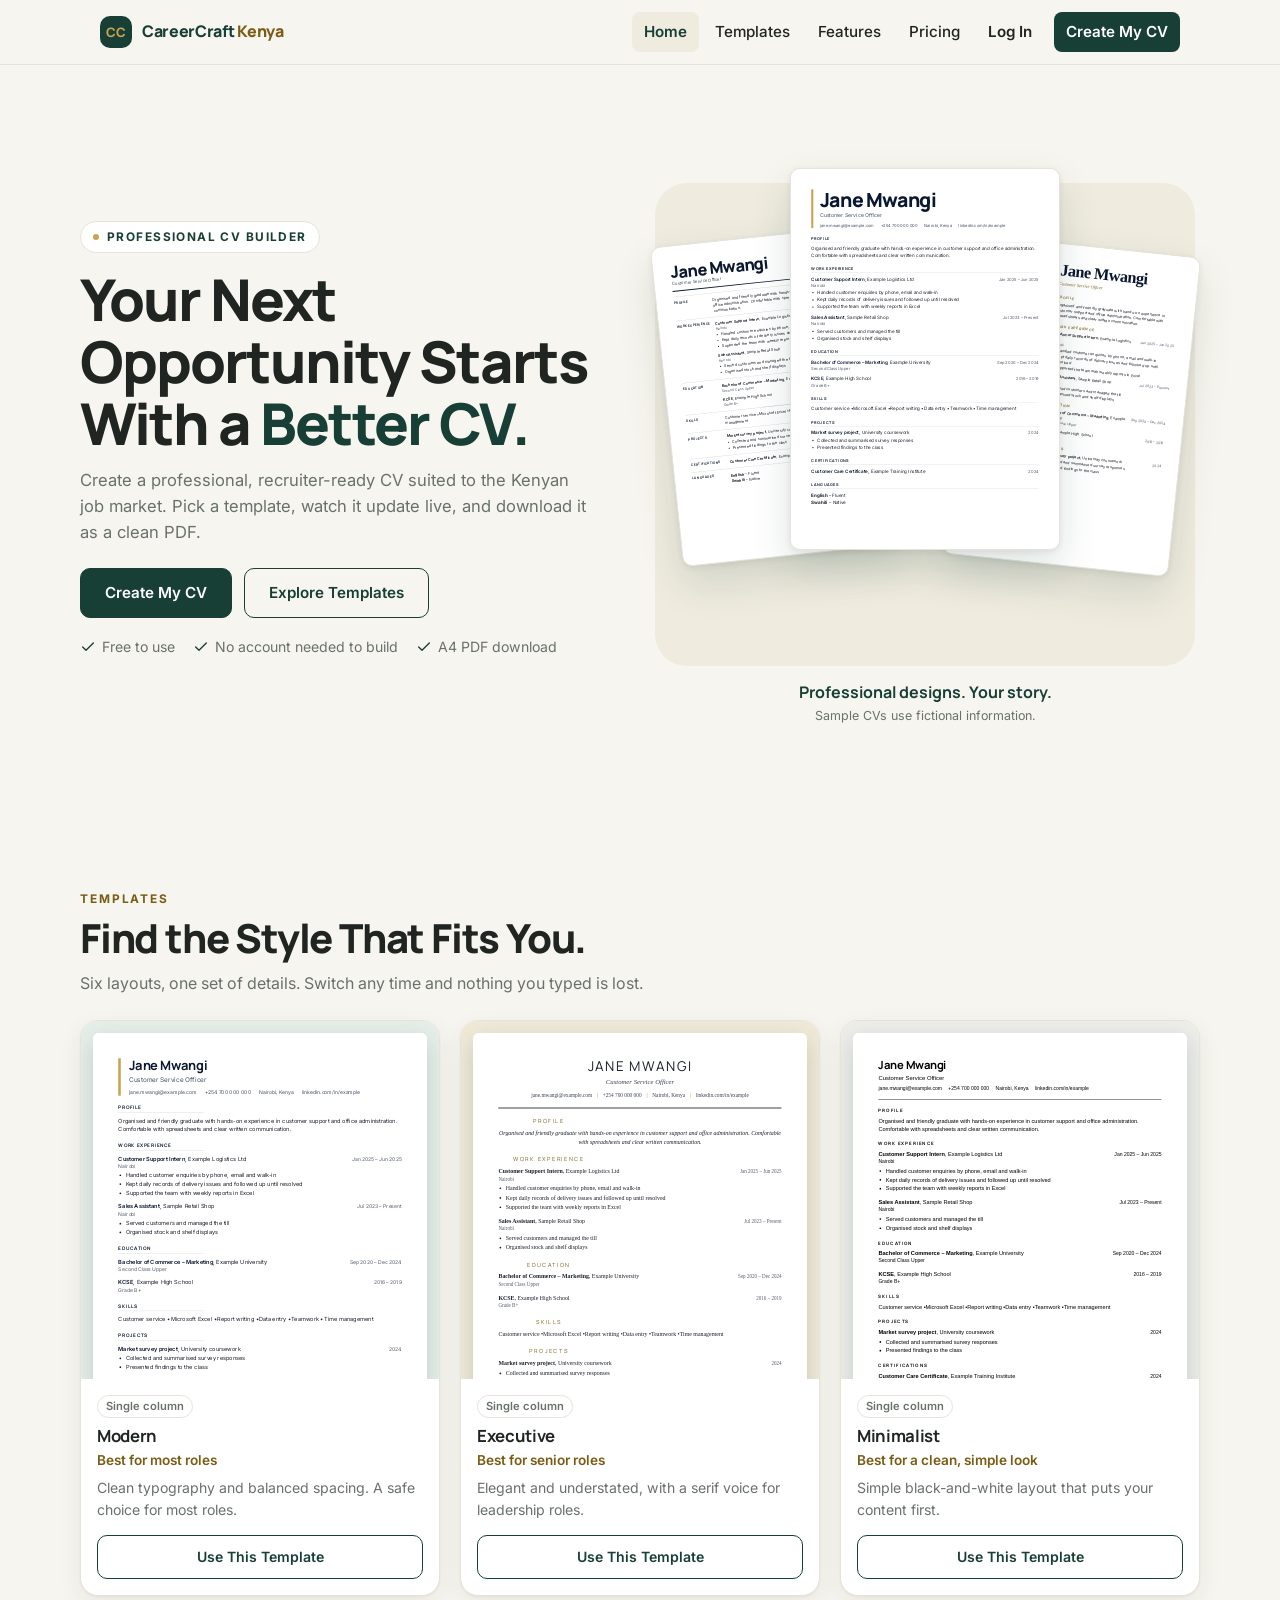
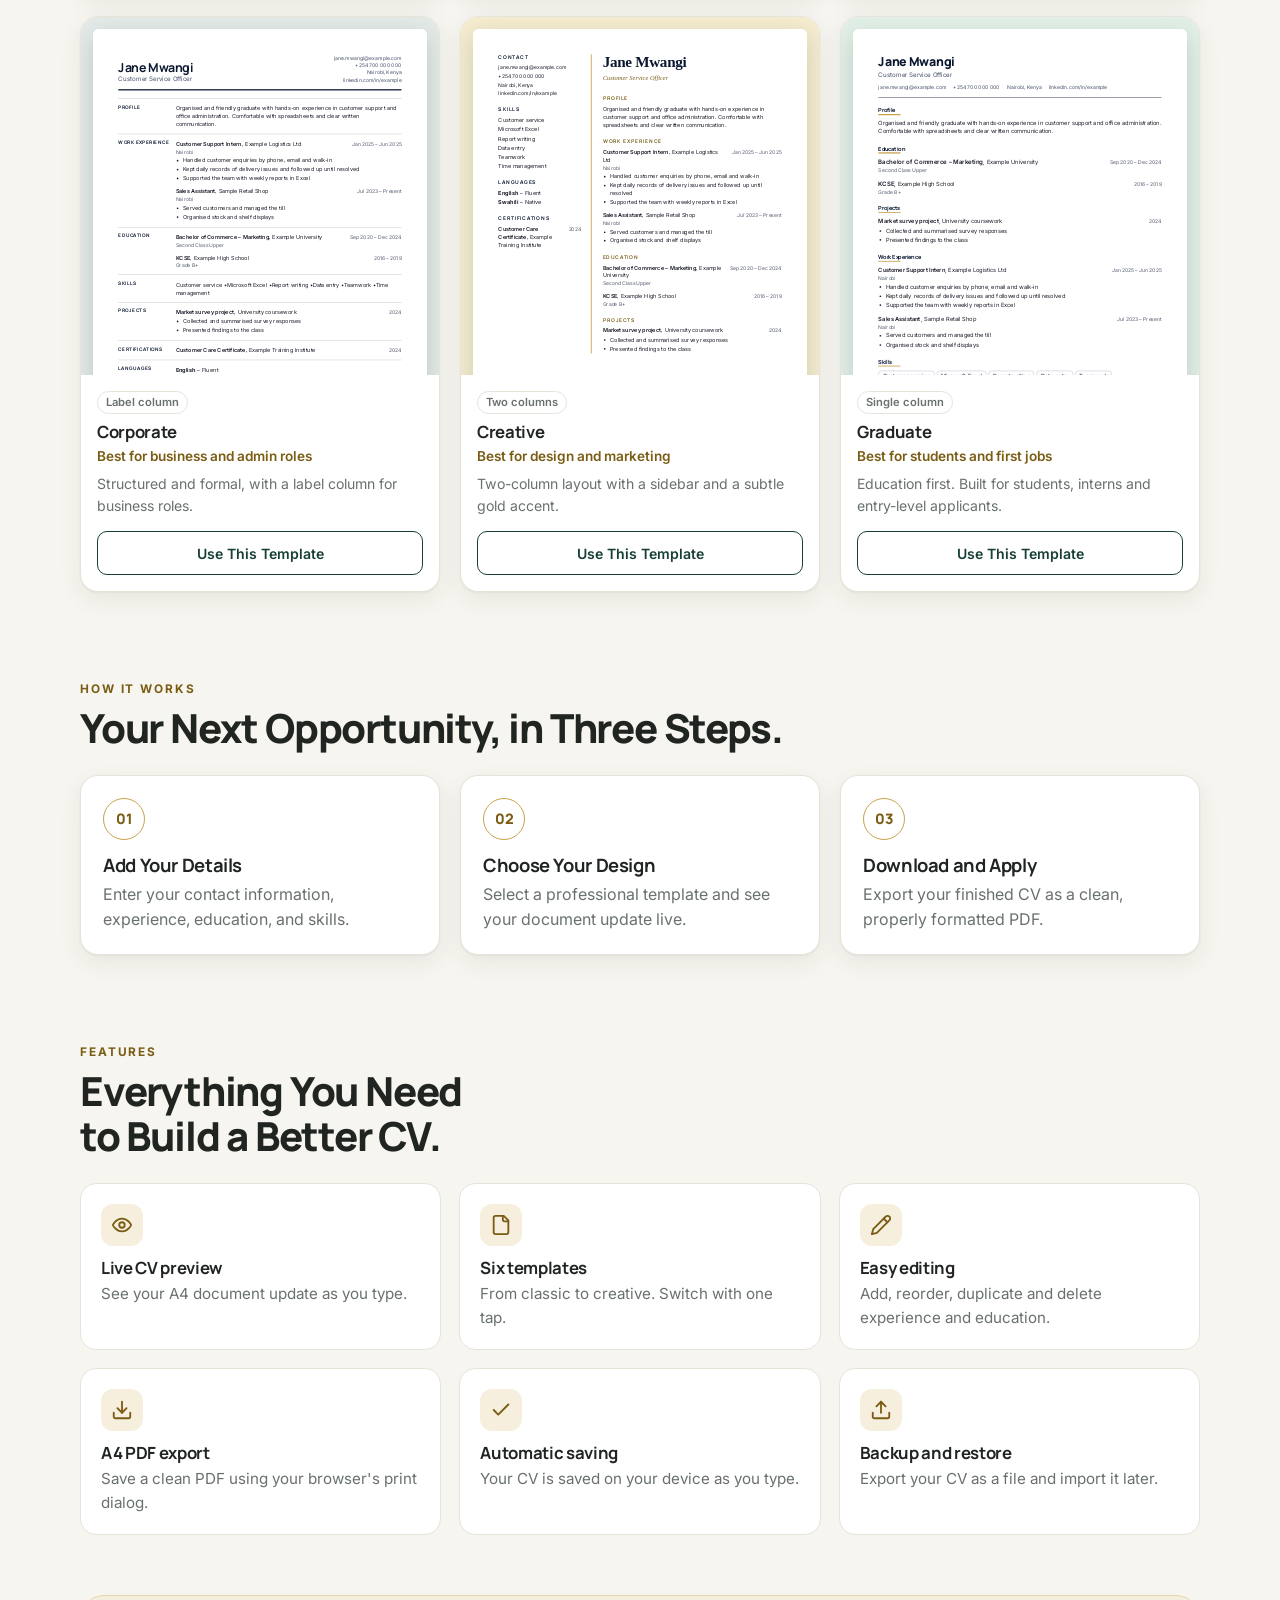
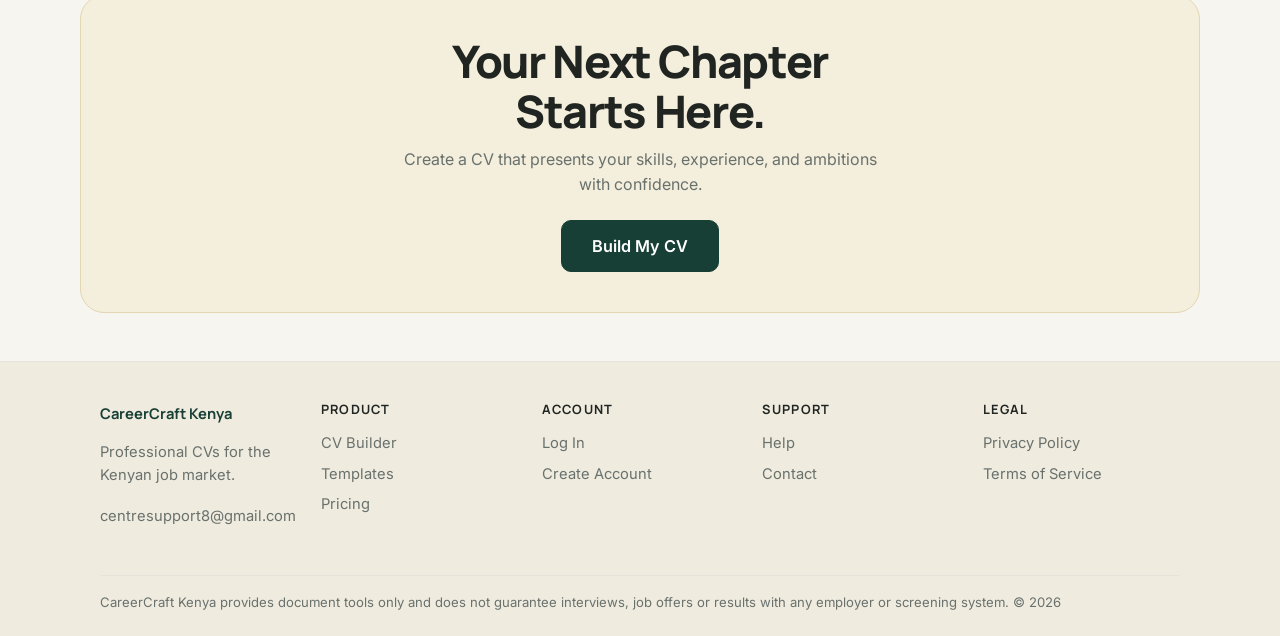
<file: index.html>
<!doctype html>
<html lang="en">
<head>
<meta charset="utf-8">
<meta name="viewport" content="width=device-width,initial-scale=1">
<title>CareerCraft Kenya – Your Next Opportunity Starts With a Better CV</title>
<meta name="description" content="Create a professional, recruiter-ready CV suited to the Kenyan job market. Six templates, live preview and PDF download.">
<meta property="og:title" content="CareerCraft Kenya – Your Next Opportunity Starts With a Better CV">
<meta property="og:description" content="Create a professional CV in minutes and download it as a clean A4 PDF.">
<meta property="og:type" content="website">
<link rel="stylesheet" href="style.css">
<link rel="stylesheet" href="theme.css">
<link rel="stylesheet" href="docs.css">
<link rel="stylesheet" href="home.css">
</head>
<body>
<a class="skip" href="#main">Skip to content</a>
<div id="site-header"></div>
<main id="main">

<section class="hero2" aria-labelledby="heroT">
 <div class="hero2-in">
  <div>
   <p class="pill">Professional CV builder</p>
   <h1 id="heroT">Your Next Opportunity Starts With a <span>Better CV.</span></h1>
   <p class="sub">Create a professional, recruiter-ready CV suited to the Kenyan job market. Pick a template, watch it update live, and download it as a clean PDF.</p>
   <div class="acts">
    <a class="btn btn-primary" href="cv.html">Create My CV</a>
    <a class="btn btn-ghost" href="templates.html">Explore Templates</a>
   </div>
   <ul class="assure">
    <li><span data-icon="check" data-size="16"></span>Free to use</li>
    <li><span data-icon="check" data-size="16"></span>No account needed to build</li>
    <li><span data-icon="check" data-size="16"></span>A4 PDF download</li>
   </ul>
  </div>
  <div>
   <div class="show" aria-hidden="true">
    <div class="thumb d1" data-tpl="corporate"></div>
    <div class="thumb d3" data-tpl="creative"></div>
    <div class="thumb d2" data-tpl="modern"></div>
   </div>
   <p class="show-cap">Professional designs. Your story.<small>Sample CVs use fictional information.</small></p>
  </div>
 </div>
</section>

<section class="sx" id="templates" aria-labelledby="tplT">
 <p class="eb">Templates</p>
 <h2 id="tplT">Find the Style That Fits You.</h2>
 <p class="lead2">Six layouts, one set of details. Switch any time and nothing you typed is lost.</p>
 <div class="tgrid" id="tplGrid"></div>
</section>

<section class="sx" aria-labelledby="howT">
 <p class="eb">How it works</p>
 <h2 id="howT">Your Next Opportunity, in Three Steps.</h2>
 <div class="how">
  <article class="hw"><span class="hw-n">01</span><h3>Add Your Details</h3><p>Enter your contact information, experience, education, and skills.</p></article>
  <article class="hw"><span class="hw-n">02</span><h3>Choose Your Design</h3><p>Select a professional template and see your document update live.</p></article>
  <article class="hw"><span class="hw-n">03</span><h3>Download and Apply</h3><p>Export your finished CV as a clean, properly formatted PDF.</p></article>
 </div>
</section>

<section class="sx" id="features" aria-labelledby="featT">
 <p class="eb">Features</p>
 <h2 id="featT">Everything You Need to Build a Better CV.</h2>
 <div class="fgrid">
  <article class="ft"><span class="ft-i" data-icon="eye"></span><h3>Live CV preview</h3><p>See your A4 document update as you type.</p></article>
  <article class="ft"><span class="ft-i" data-icon="file"></span><h3>Six templates</h3><p>From classic to creative. Switch with one tap.</p></article>
  <article class="ft"><span class="ft-i" data-icon="pencil"></span><h3>Easy editing</h3><p>Add, reorder, duplicate and delete experience and education.</p></article>
  <article class="ft"><span class="ft-i" data-icon="download"></span><h3>A4 PDF export</h3><p>Save a clean PDF using your browser's print dialog.</p></article>
  <article class="ft"><span class="ft-i" data-icon="check"></span><h3>Automatic saving</h3><p>Your CV is saved on your device as you type.</p></article>
  <article class="ft"><span class="ft-i" data-icon="upload"></span><h3>Backup and restore</h3><p>Export your CV as a file and import it later.</p></article>
 </div>
</section>

<section class="endcta" aria-labelledby="endT">
 <div class="endcta-in">
  <h2 id="endT">Your Next Chapter Starts Here.</h2>
  <p>Create a CV that presents your skills, experience, and ambitions with confidence.</p>
  <a class="btn btn-primary" href="cv.html">Build My CV</a>
 </div>
</section>
</main>
<div id="site-footer"></div>

<script src="config.js"></script>
<script src="site.js"></script>
<script src="cvrender.js"></script>
<script>
(function(){
 var META={
  modern:['Best for most roles','Single column'],
  executive:['Best for senior roles','Single column'],
  minimalist:['Best for a clean, simple look','Single column'],
  corporate:['Best for business and admin roles','Label column'],
  creative:['Best for design and marketing','Two columns'],
  graduate:['Best for students and first jobs','Single column']
 };
 document.getElementById('tplGrid').innerHTML=CC.TEMPLATES.map(function(t){
  var m=META[t.key],u='cv.html?template='+t.key;
  return '<article class="tc tc-'+t.key+'">'
   +'<a class="tc-thumb" href="'+u+'" aria-label="Use the '+t.name+' template"><div class="thumb" data-tpl="'+t.key+'"></div></a>'
   +'<div class="tc-body"><span class="tc-tag">'+m[1]+'</span><h3>'+t.name+'</h3><p class="tc-for">'+m[0]+'</p>'
   +'<p class="tc-desc">'+CC.esc(t.desc)+'</p>'
   +'<a class="btn" href="'+u+'">Use This Template</a></div></article>';
 }).join('');
 document.querySelectorAll('[data-icon]').forEach(function(e){e.innerHTML=CCIcon(e.dataset.icon,+e.dataset.size||22);});
 CC.thumbs();
 window.addEventListener('load',function(){CC.thumbs();});
})();
</script>
</body>
</html>
</file>
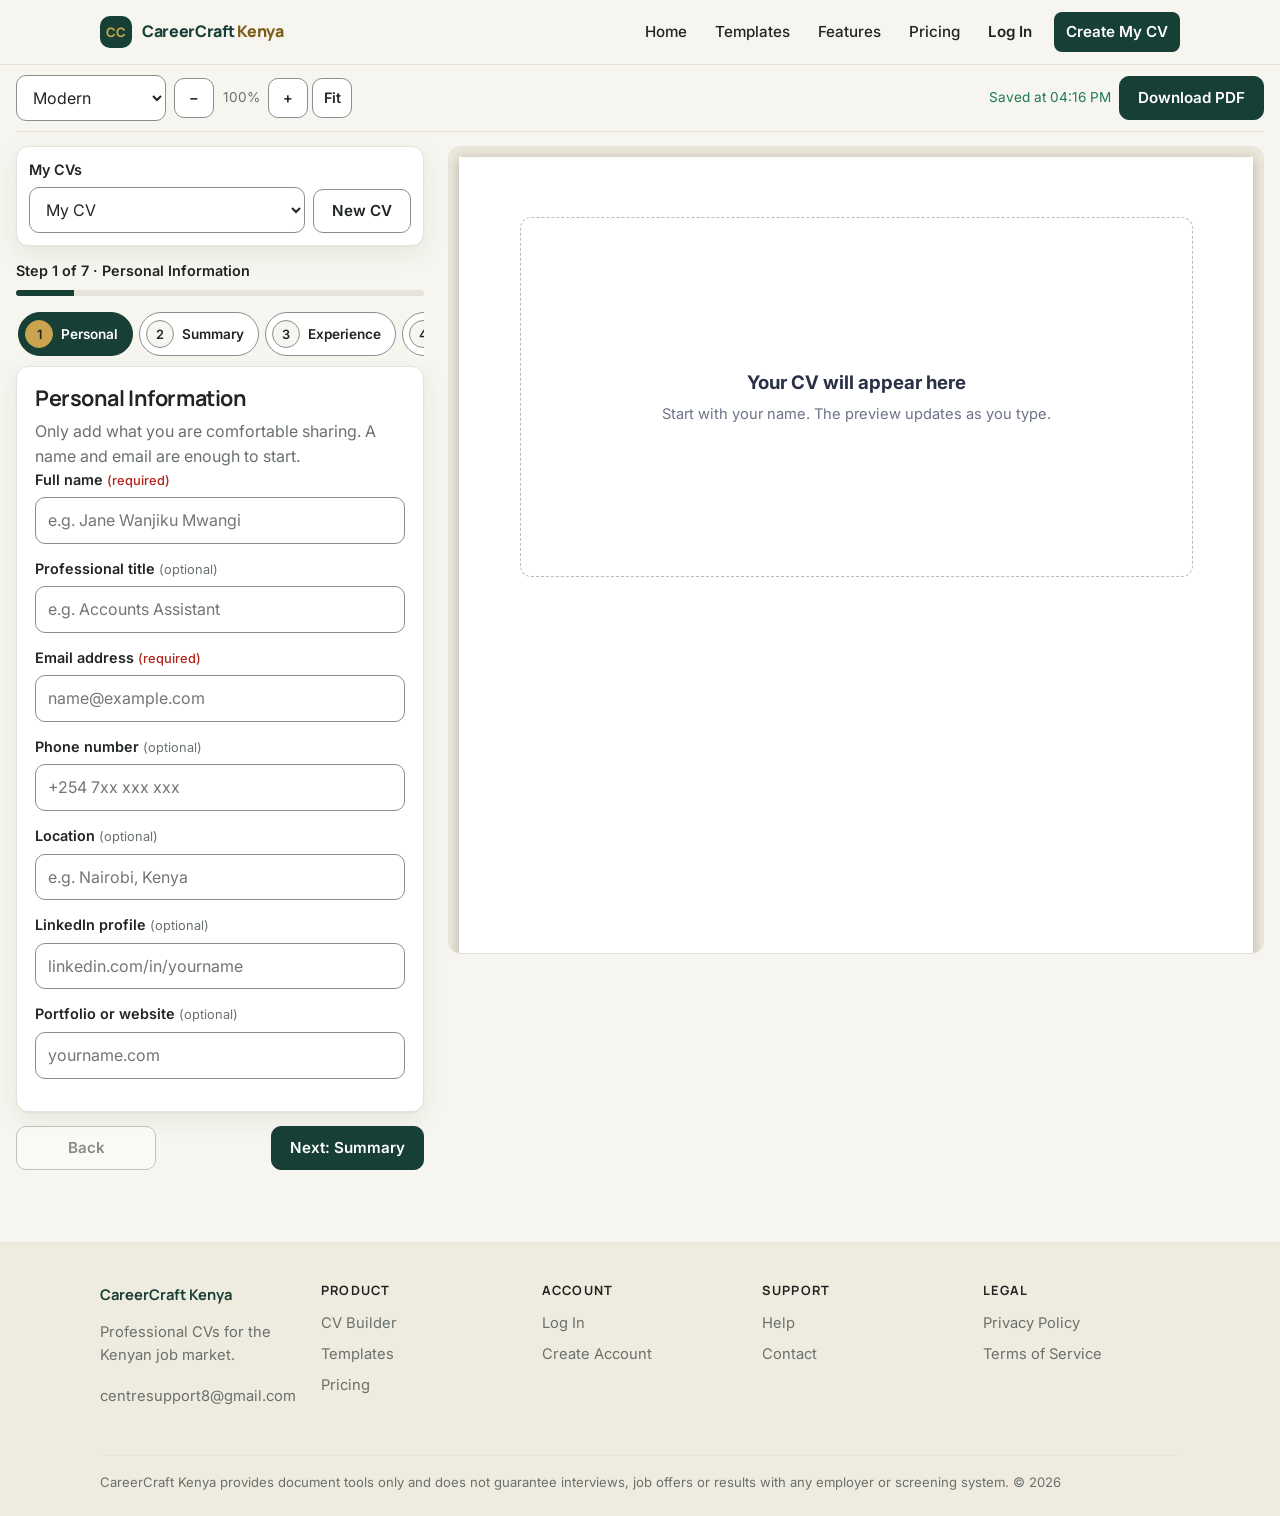
<file: cv.html>
<!doctype html>
<html lang="en">
<head>
<meta charset="utf-8">
<meta name="viewport" content="width=device-width,initial-scale=1">
<title>CV Builder – CareerCraft Kenya</title>
<meta name="description" content="Build your CV with a live A4 preview, six templates and PDF download.">
<link rel="stylesheet" href="style.css">
<link rel="stylesheet" href="theme.css">
<link rel="stylesheet" href="docs.css">
</head>
<body>
<a class="skip" href="#main">Skip to content</a>
<div id="site-header"></div>
<main id="main" class="builder">
 <div class="tb" role="toolbar" aria-label="CV tools">
  <label class="sr" for="tplSel">Template</label>
  <select id="tplSel"></select>
  <div class="zoom" role="group" aria-label="Preview zoom">
   <button type="button" id="zOut" aria-label="Zoom out">&minus;</button>
   <span id="zLbl" aria-live="polite">100%</span>
   <button type="button" id="zIn" aria-label="Zoom in">+</button>
   <button type="button" id="zFit">Fit</button>
  </div>
  <span class="spacer"></span>
  <span id="saveStatus" class="status" role="status" aria-live="polite">Saved</span>
  <button type="button" class="btn btn-primary" id="dlBtn">Download PDF</button>
 </div>

 <div class="tabs" role="group" aria-label="Switch view">
  <button type="button" id="tabEdit" aria-pressed="true">Edit CV</button>
  <button type="button" id="tabPrev" aria-pressed="false">Preview CV</button>
 </div>

 <div class="layout" id="layout" data-tab="edit">
  <section class="pane-edit" aria-label="CV editor">
   <div class="card docbar">
    <div class="field"><label for="docSel">My CVs</label><select id="docSel"></select></div>
    <button type="button" class="btn" id="newDoc">New CV</button>
   </div>
   <p class="stepcount" id="stepInfo"></p>
   <div class="progress" id="progWrap" role="progressbar" aria-label="CV steps" aria-valuemin="1" aria-valuemax="7" aria-valuenow="1"><div id="progBar"></div></div>
   <nav class="stepper" id="stepper" aria-label="CV sections"></nav>
   <div class="card" id="panel"></div>
   <div class="step-nav">
    <button type="button" class="btn" id="prevStep">Back</button>
    <button type="button" class="btn btn-primary" id="nextStep">Next</button>
   </div>
  </section>

  <section class="pane-preview" aria-label="CV preview">
   <div class="sheet-scroller" id="scroller">
    <div id="paperZoom"><div class="paper" id="paper"></div></div>
   </div>
  </section>
 </div>
</main>
<div id="site-footer"></div>
<div class="toast" id="toast" role="status" aria-live="polite" hidden></div>
<input type="file" id="importFile" accept=".json,application/json" hidden>

<dialog id="printDlg" aria-labelledby="pdTitle">
 <h2 id="pdTitle">Download your CV as PDF</h2>
 <ol>
  <li>In the print window, set the destination to <strong>Save as PDF</strong>.</li>
  <li>Paper size: <strong>A4</strong>. Margins: <strong>Default</strong>.</li>
  <li>Turn <strong>off</strong> headers and footers if offered.</li>
  <li>Tap <strong>Save</strong> or <strong>Download</strong>.</li>
 </ol>
 <label class="check"><input type="checkbox" id="printSkip"> Don't show this again</label>
 <div class="dlg-actions">
  <button type="button" class="btn" id="printCancel">Cancel</button>
  <button type="button" class="btn btn-primary" id="printGo">Open print window</button>
 </div>
</dialog>

<script src="config.js"></script>
<script src="site.js"></script>
<script src="cvrender.js"></script>
<script src="cv.js"></script>
</body>
</html>
</file>
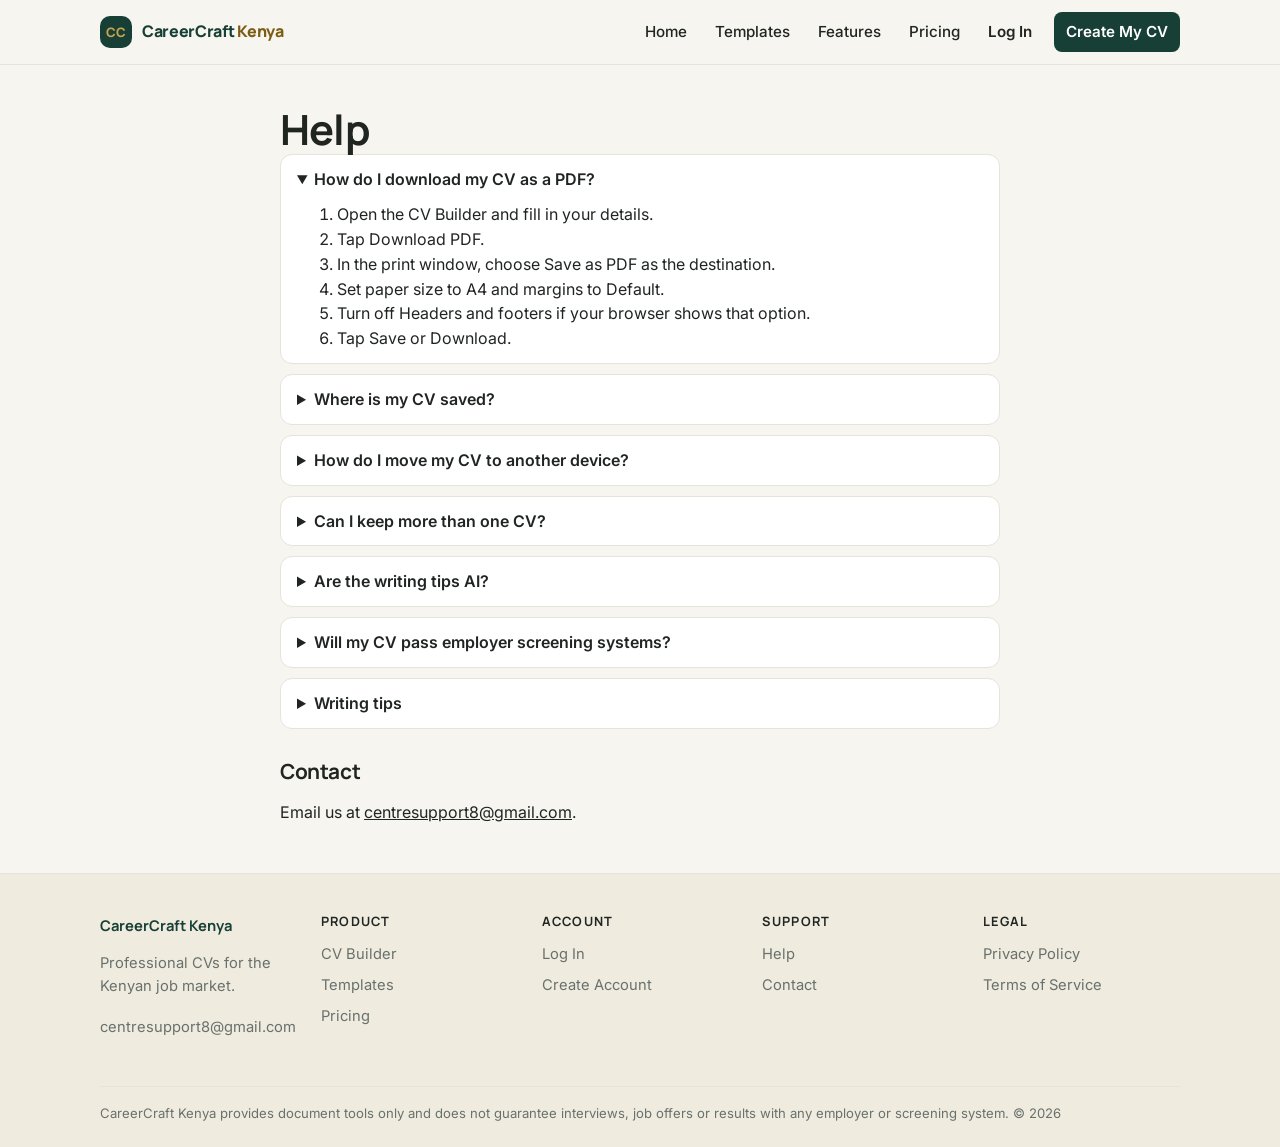
<file: help.html>
<!doctype html>
<html lang="en">
<head>
<meta charset="utf-8">
<meta name="viewport" content="width=device-width,initial-scale=1">
<title>Help – CareerCraft Kenya</title>
<meta name="description" content="How to build, save, back up and download your CV with CareerCraft Kenya.">
<link rel="stylesheet" href="style.css">
<link rel="stylesheet" href="theme.css">
</head>
<body>
<a class="skip" href="#main">Skip to content</a>
<div id="site-header"></div>
<main id="main" class="page"><div class="wrap prose faq">
 <h1>Help</h1>
 <details open><summary>How do I download my CV as a PDF?</summary>
  <ol>
   <li>Open the CV Builder and fill in your details.</li>
   <li>Tap Download PDF.</li>
   <li>In the print window, choose Save as PDF as the destination.</li>
   <li>Set paper size to A4 and margins to Default.</li>
   <li>Turn off Headers and footers if your browser shows that option.</li>
   <li>Tap Save or Download.</li>
  </ol>
 </details>
 <details><summary>Where is my CV saved?</summary>
  <p>Only in this browser, on this device. Clearing your browser data or using a different browser or phone means your CV will not be there. Use Export backup in the Review step to keep a copy.</p>
 </details>
 <details><summary>How do I move my CV to another device?</summary>
  <p>On the first device, go to Review and Download and tap Export backup. Send the file to yourself. On the other device, open the CV Builder and tap Import backup. Imported CVs are added as new CVs and never overwrite existing ones.</p>
 </details>
 <details><summary>Can I keep more than one CV?</summary>
  <p>Yes. Use the My CVs menu at the top of the editor to create a new CV, or duplicate an existing one from the Review step to make a version for a specific job.</p>
 </details>
 <details><summary>Are the writing tips AI?</summary>
  <p>No. They are simple checks that run in your browser, such as flagging weak phrases and suggesting action verbs. No AI service is connected and your text is not sent anywhere.</p>
 </details>
 <details><summary>Will my CV pass employer screening systems?</summary>
  <p>We cannot promise that. Single-column templates are generally easier for software to read, but every employer's system is different. Use standard headings, plain text and keep your details accurate.</p>
 </details>
 <details><summary>Writing tips</summary>
  <p>Start each point with an action verb. Describe results, not only duties. Add real numbers where you have them, and never invent facts. Keep your CV to one or two pages.</p>
 </details>
 <h2 id="contact">Contact</h2>
 <p id="contactText">A support contact has not been set up yet. The answers above cover the most common questions.</p>
</div></main>
<div id="site-footer"></div>
<script src="config.js"></script>
<script src="site.js"></script>
</body>
</html>
</file>
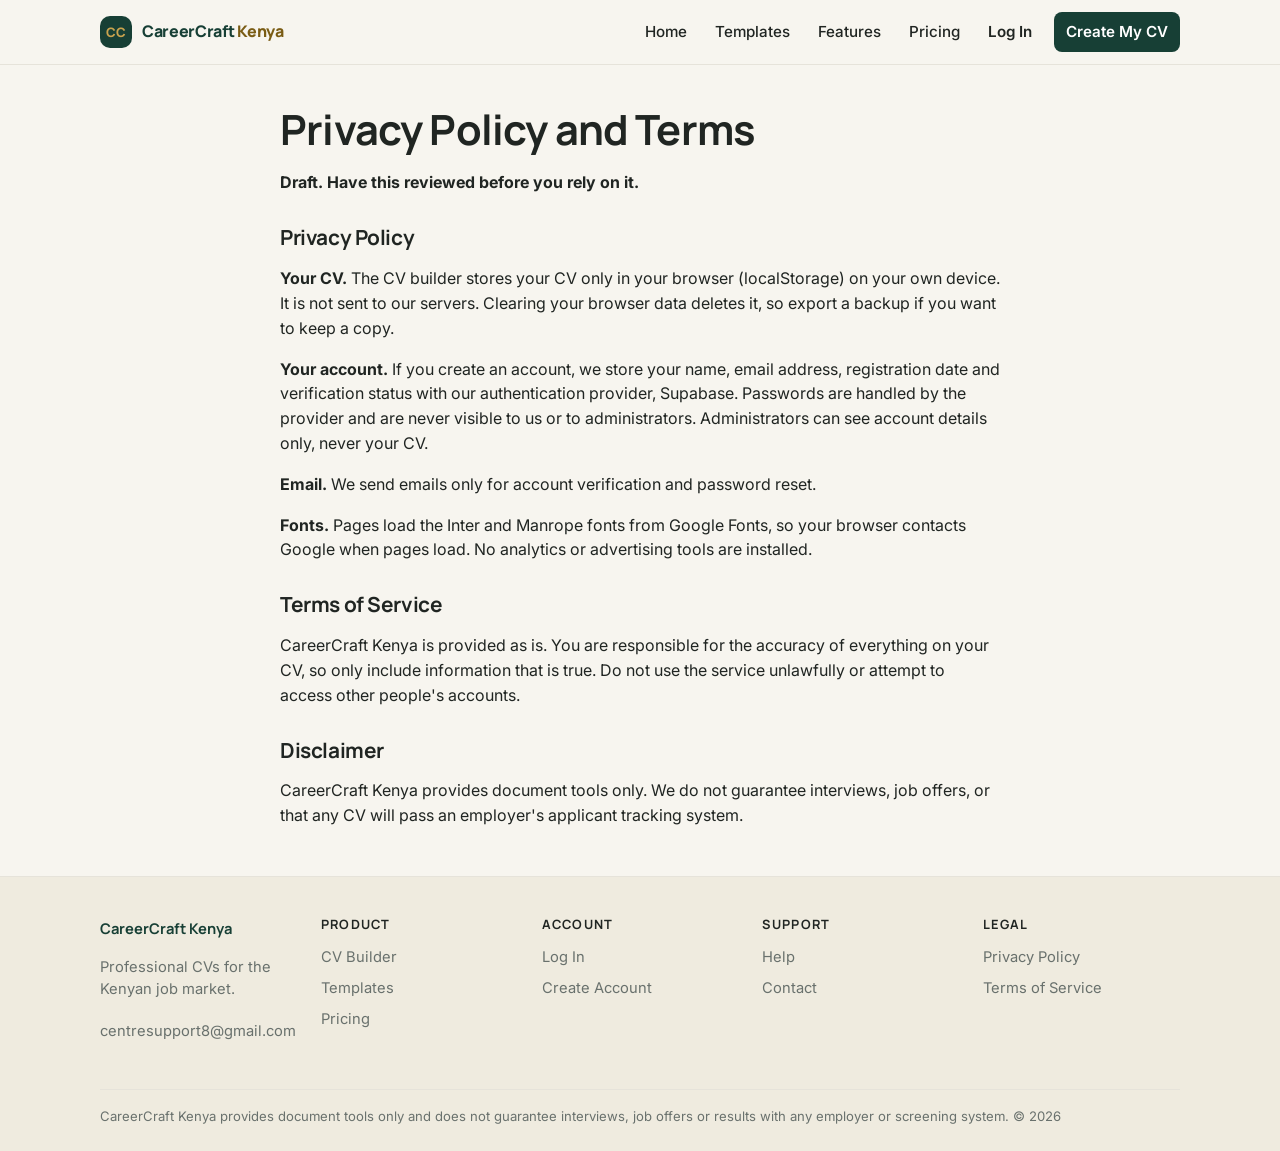
<file: legal.html>
<!doctype html>
<html lang="en">
<head>
<meta charset="utf-8">
<meta name="viewport" content="width=device-width,initial-scale=1">
<title>Privacy Policy and Terms – CareerCraft Kenya</title>
<link rel="stylesheet" href="style.css">
<link rel="stylesheet" href="theme.css">
</head>
<body>
<a class="skip" href="#main">Skip to content</a>
<div id="site-header"></div>
<main id="main" class="page"><div class="wrap prose">
 <h1>Privacy Policy and Terms</h1>
 <p><strong>Draft. Have this reviewed before you rely on it.</strong></p>
 <h2 id="privacy">Privacy Policy</h2>
 <p><strong>Your CV.</strong> The CV builder stores your CV only in your browser (localStorage) on your own device. It is not sent to our servers. Clearing your browser data deletes it, so export a backup if you want to keep a copy.</p>
 <p><strong>Your account.</strong> If you create an account, we store your name, email address, registration date and verification status with our authentication provider, Supabase. Passwords are handled by the provider and are never visible to us or to administrators. Administrators can see account details only, never your CV.</p>
 <p><strong>Email.</strong> We send emails only for account verification and password reset.</p>
 <p><strong>Fonts.</strong> Pages load the Inter and Manrope fonts from Google Fonts, so your browser contacts Google when pages load. No analytics or advertising tools are installed.</p>
 <h2 id="terms">Terms of Service</h2>
 <p>CareerCraft Kenya is provided as is. You are responsible for the accuracy of everything on your CV, so only include information that is true. Do not use the service unlawfully or attempt to access other people's accounts.</p>
 <h2 id="disclaimer">Disclaimer</h2>
 <p>CareerCraft Kenya provides document tools only. We do not guarantee interviews, job offers, or that any CV will pass an employer's applicant tracking system.</p>
</div></main>
<div id="site-footer"></div>
<script src="config.js"></script>
<script src="site.js"></script>
</body>
</html>
</file>
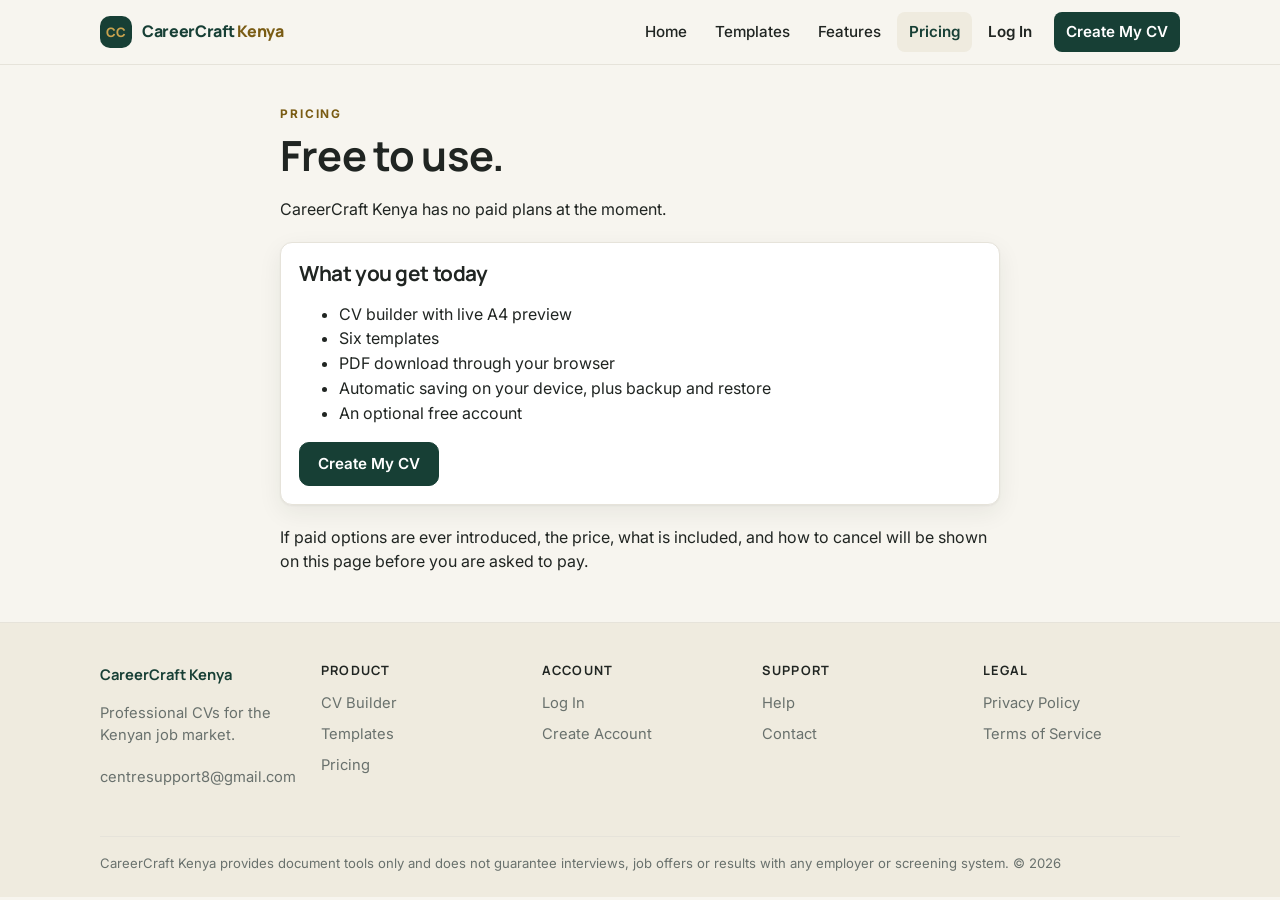
<file: pricing.html>
<!doctype html>
<html lang="en">
<head>
<meta charset="utf-8">
<meta name="viewport" content="width=device-width,initial-scale=1">
<title>Pricing – CareerCraft Kenya</title>
<meta name="description" content="CareerCraft Kenya is free to use. See what is included.">
<link rel="stylesheet" href="style.css">
<link rel="stylesheet" href="theme.css">
</head>
<body>
<a class="skip" href="#main">Skip to content</a>
<div id="site-header"></div>
<main id="main" class="page"><div class="wrap prose">
 <p class="eb" style="margin:0 0 8px;font-size:.74rem;font-weight:700;letter-spacing:.16em;text-transform:uppercase;color:var(--gold-text)">Pricing</p>
 <h1>Free to use.</h1>
 <p>CareerCraft Kenya has no paid plans at the moment.</p>
 <div class="card" style="margin:20px 0">
  <h2 style="margin-top:0">What you get today</h2>
  <ul>
   <li>CV builder with live A4 preview</li>
   <li>Six templates</li>
   <li>PDF download through your browser</li>
   <li>Automatic saving on your device, plus backup and restore</li>
   <li>An optional free account</li>
  </ul>
  <a class="btn btn-primary" href="cv.html">Create My CV</a>
 </div>
 <p>If paid options are ever introduced, the price, what is included, and how to cancel will be shown on this page before you are asked to pay.</p>
</div></main>
<div id="site-footer"></div>
<script src="config.js"></script>
<script src="site.js"></script>
</body>
</html>
</file>
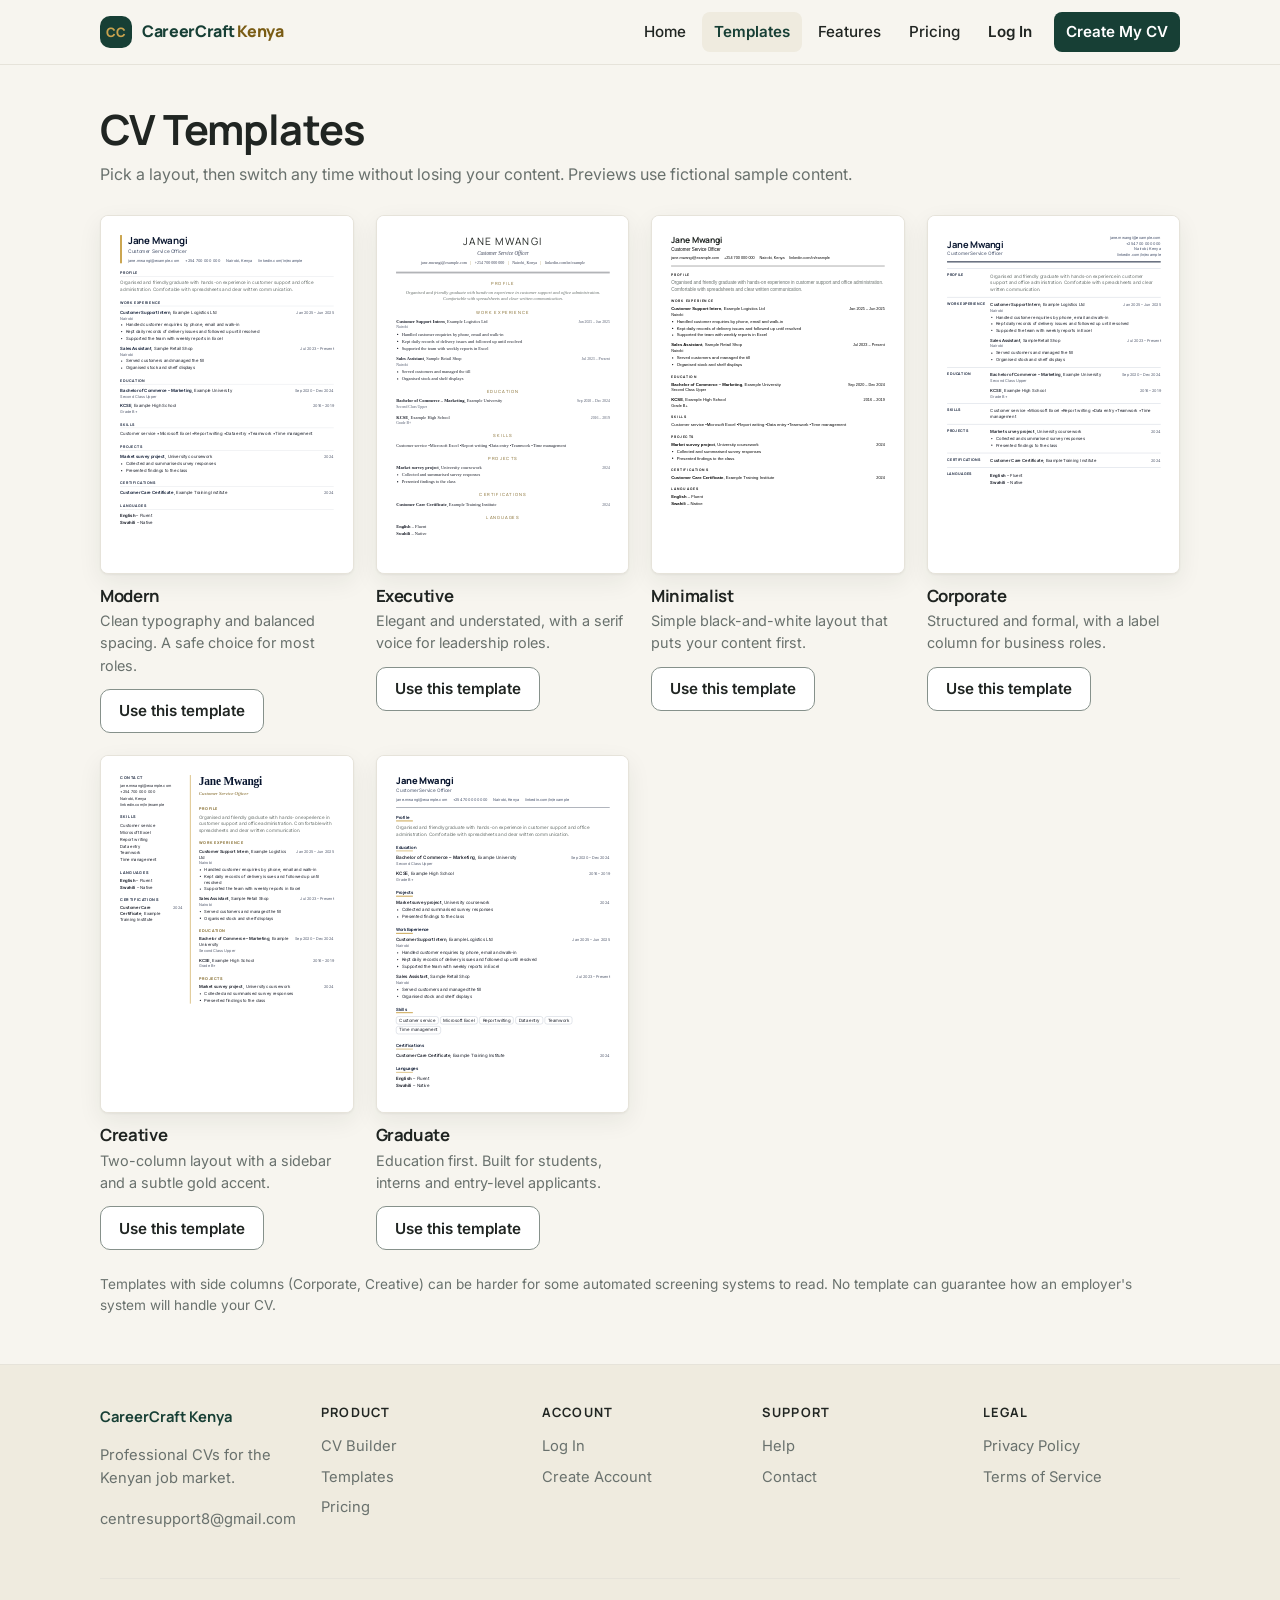
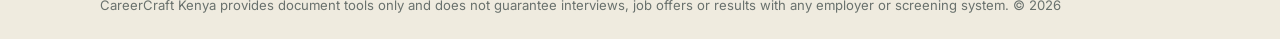
<file: templates.html>
<!doctype html>
<html lang="en">
<head>
<meta charset="utf-8">
<meta name="viewport" content="width=device-width,initial-scale=1">
<title>CV Templates – CareerCraft Kenya</title>
<meta name="description" content="Six professional CV templates: Modern, Executive, Minimalist, Corporate, Creative and Graduate.">
<link rel="stylesheet" href="style.css">
<link rel="stylesheet" href="theme.css">
<link rel="stylesheet" href="docs.css">
</head>
<body>
<a class="skip" href="#main">Skip to content</a>
<div id="site-header"></div>
<main id="main" class="page"><div class="wrap">
 <h1>CV Templates</h1>
 <p class="lead">Pick a layout, then switch any time without losing your content. Previews use fictional sample content.</p>
 <div class="gallery" id="gallery"></div>
 <p class="small" style="margin-top:24px">Templates with side columns (Corporate, Creative) can be harder for some automated screening systems to read. No template can guarantee how an employer's system will handle your CV.</p>
</div></main>
<div id="site-footer"></div>
<script src="config.js"></script>
<script src="site.js"></script>
<script src="cvrender.js"></script>
<script>CC.gallery(document.getElementById('gallery'));</script>
</body>
</html>
</file>
<file: style.css>
:root{--bg:#faf8f4;--surface:#fff;--ink:#0b1426;--muted:#586277;--line:#e3dfd5;--field:#8a93a6;--navy:#0a1730;--gold:#c9a24a;--gold-ink:#1a1405;--focus:#1d4ed8;--ok:#0f7a4d;--bad:#b42318;--warn:#8a5a00;--r:12px;--shadow:0 1px 2px rgba(10,23,48,.06),0 6px 20px rgba(10,23,48,.06);--font:Inter,system-ui,-apple-system,"Segoe UI",Roboto,Arial,sans-serif}
@media(prefers-color-scheme:dark){:root{--bg:#0a1020;--surface:#111a2e;--ink:#eef1f7;--muted:#a3aec3;--line:#222e48;--field:#55617c;--focus:#8ab4ff;--ok:#4ade80;--bad:#ff8a80;--warn:#f5c26b;--shadow:0 1px 2px rgba(0,0,0,.4),0 6px 20px rgba(0,0,0,.35)}}
*,*::before,*::after{box-sizing:border-box}
html{-webkit-text-size-adjust:100%}
body{margin:0;background:var(--bg);color:var(--ink);font:400 16px/1.55 var(--font);-webkit-font-smoothing:antialiased}
a{color:inherit}
[hidden]{display:none!important}
:focus-visible{outline:3px solid var(--focus);outline-offset:2px;border-radius:6px}
.sr{position:absolute!important;width:1px;height:1px;overflow:hidden;clip:rect(0 0 0 0);white-space:nowrap}
.skip{position:absolute;left:-999px;top:8px;background:var(--gold);color:var(--gold-ink);padding:8px 12px;border-radius:8px;z-index:100}
.skip:focus{left:8px}
.wrap{max-width:1120px;margin:0 auto;padding:0 20px}
h1,h2,h3{line-height:1.2;letter-spacing:-.02em;margin:0}
.ic{flex:none;vertical-align:-3px}

/* header + footer */
.site-header{background:var(--navy);color:#f6f3ec}
.hd-in{max-width:1120px;margin:0 auto;padding:12px 20px;display:flex;align-items:center;justify-content:space-between;gap:12px;position:relative}
.brand{display:flex;align-items:center;gap:10px;text-decoration:none;font-weight:700;letter-spacing:-.01em}
.brand em{font-style:normal;color:var(--gold)}
.logo-mark{display:inline-grid;place-items:center;width:32px;height:32px;border-radius:9px;background:var(--gold);color:var(--gold-ink);font-size:13px;font-weight:800}
.main-nav{display:flex;gap:4px}
.main-nav a{padding:8px 12px;border-radius:8px;text-decoration:none;font-size:.95rem;color:#d9dfeb}
.main-nav a:hover{background:rgba(255,255,255,.08);color:#fff}
.main-nav a[aria-current=page]{background:rgba(255,255,255,.12);color:#fff}
.nav-toggle{display:none;place-items:center;width:44px;height:44px;border:1px solid rgba(255,255,255,.3);border-radius:10px;background:none;color:#fff;cursor:pointer}
@media(max-width:720px){.nav-toggle{display:grid}.main-nav{display:none;position:absolute;top:100%;left:0;right:0;flex-direction:column;background:var(--navy);padding:8px 20px 14px;z-index:30}.main-nav.open{display:flex}.main-nav a{padding:12px}}
.site-footer{background:var(--navy);color:#c3cbdb;padding:40px 0 24px;margin-top:48px;font-size:.92rem}
.ft-grid{display:grid;gap:24px;grid-template-columns:repeat(auto-fit,minmax(150px,1fr))}
.ft-grid h2{font-size:.8rem;text-transform:uppercase;letter-spacing:.1em;color:#fff;margin-bottom:10px}
.ft-grid a{display:block;padding:4px 0;text-decoration:none}
.ft-grid a:hover{color:#fff;text-decoration:underline}
.ft-brand{color:#fff}
.ft-note{margin:28px 0 0;padding-top:16px;border-top:1px solid rgba(255,255,255,.12);font-size:.82rem;color:#98a3ba}

/* buttons + forms */
.btn{display:inline-flex;align-items:center;justify-content:center;gap:8px;min-height:44px;padding:10px 18px;border-radius:10px;border:1px solid var(--field);background:var(--surface);color:var(--ink);font:600 .95rem var(--font);text-decoration:none;cursor:pointer;transition:background .15s,transform .15s,box-shadow .15s,filter .15s}
.btn:hover{box-shadow:var(--shadow)}
.btn:active{transform:translateY(1px)}
.btn[disabled]{opacity:.5;cursor:not-allowed;box-shadow:none}
.btn-primary{background:var(--gold);border-color:var(--gold);color:var(--gold-ink)}
.btn-primary:hover{filter:brightness(1.06)}
.btn-ghost{background:transparent;color:#fff;border-color:rgba(255,255,255,.4)}
.btn-danger{color:var(--bad);border-color:var(--bad)}
.btn-add{width:100%;border-style:dashed;margin-top:6px}
.btn-block{width:100%;margin-bottom:14px}
.icon-btn{display:inline-grid;place-items:center;width:40px;height:40px;border:1px solid var(--field);border-radius:10px;background:var(--surface);color:var(--ink);cursor:pointer}
.icon-btn:hover{background:var(--bg)}
.icon-btn[disabled]{opacity:.35;cursor:not-allowed}
.field{margin:0 0 14px}
.field label,.lbl{display:block;margin-bottom:6px;font-weight:600;font-size:.9rem}
.req{color:var(--bad);font-weight:500;font-size:.8rem}
.opt{color:var(--muted);font-weight:400;font-size:.8rem}
input[type=text],input[type=email],input[type=tel],select,textarea{width:100%;min-height:46px;padding:10px 12px;border:1px solid var(--field);border-radius:10px;background:var(--surface);color:var(--ink);font:inherit;font-size:16px}
textarea{min-height:90px;resize:vertical;line-height:1.45}
input:disabled{opacity:.55}
input[aria-invalid=true]{border-color:var(--bad)}
.msg{display:block;margin-top:4px;color:var(--bad);font-size:.82rem}
.msg:empty{display:none}
.count{display:block;margin-top:4px;color:var(--muted);font-size:.8rem}
.row2{display:grid;gap:0 12px;grid-template-columns:1fr}
@media(min-width:520px){.row2{grid-template-columns:1fr 1fr}}
.check{display:flex;align-items:center;gap:10px;margin:2px 0 14px;font-size:.95rem}
.check input{width:20px;height:20px;flex:none}
.hint,.tip{margin-top:8px;padding:10px 12px;border:1px solid rgba(201,162,74,.55);border-radius:10px;background:rgba(201,162,74,.12);font-size:.88rem}
.hint ul{margin:6px 0 0;padding-left:18px}
.tip{margin:16px 0}
.tip p{margin:4px 0 0}
.small{font-size:.85rem;color:var(--muted)}
.card{background:var(--surface);border:1px solid var(--line);border-radius:var(--r);padding:18px;box-shadow:var(--shadow)}

/* home */
.hero{background:var(--navy);color:#f6f3ec;padding:56px 0 64px}
.hero-grid{display:grid;gap:36px;align-items:center}
@media(min-width:900px){.hero-grid{grid-template-columns:1.05fr 1fr}}
.eyebrow{margin:0 0 12px;color:var(--gold);font-weight:600;font-size:.9rem}
.hero h1{font-size:clamp(2.2rem,6vw,3.6rem);font-weight:800}
.hero .sub{max-width:34em;margin:16px 0 26px;font-size:1.12rem;color:#c3cbdb}
.hero-actions{display:flex;flex-wrap:wrap;gap:12px}
.hero-docs{display:grid;grid-template-columns:1fr 1fr;gap:14px;max-width:520px}
.hero-docs .thumb:nth-child(2){margin-top:28px}
.fine{margin:12px 0 0;font-size:.8rem;color:#98a3ba}
.thumb{position:relative;overflow:hidden;aspect-ratio:210/297;background:#fff;border-radius:8px;box-shadow:0 10px 30px rgba(0,0,0,.3)}
.thumb .paper{position:absolute;left:0;top:0;height:297mm;overflow:hidden;transform-origin:0 0;pointer-events:none}
.section{padding:64px 0 0}
.section h2{font-size:clamp(1.6rem,4vw,2.2rem)}
.section>.wrap>.lead,.lead{color:var(--muted);margin:8px 0 0}
.cards{display:grid;gap:16px;margin-top:28px;grid-template-columns:repeat(auto-fit,minmax(230px,1fr))}
.cards .card h3{margin:10px 0 6px;font-size:1.05rem}
.cards .card p{margin:0;color:var(--muted)}
.num{display:inline-grid;place-items:center;width:34px;height:34px;border-radius:50%;background:var(--gold);color:var(--gold-ink);font-weight:800}
.fic{display:inline-grid;place-items:center;width:40px;height:40px;border-radius:10px;background:var(--navy);color:var(--gold)}
.gallery{display:grid;gap:22px;margin-top:28px;grid-template-columns:repeat(auto-fill,minmax(210px,1fr))}
.tpl-card h3{margin:12px 0 4px;font-size:1.05rem}
.tpl-card p{margin:0 0 12px;color:var(--muted);font-size:.9rem}
.tpl-card .thumb{border:1px solid var(--line);box-shadow:var(--shadow)}
.tpl-thumb{display:block;border-radius:8px}
.cta{margin-top:64px;padding:40px 24px;border-radius:16px;background:var(--navy);color:#f6f3ec;text-align:center}
.cta p{color:#c3cbdb;margin:8px 0 20px}
.page{padding:40px 0 0}
.page h1{font-size:clamp(1.8rem,5vw,2.6rem)}
.prose{max-width:760px}
.prose h2{margin:30px 0 8px;font-size:1.3rem}
.prose p,.prose li{color:var(--ink)}
.faq details{margin-bottom:10px;padding:12px 16px;border:1px solid var(--line);border-radius:12px;background:var(--surface)}
.faq summary{cursor:pointer;font-weight:600}
.faq details p,.faq details ol{margin:10px 0 0}

/* builder */
.builder{max-width:1500px;margin:0 auto;padding:0 16px 24px}
.tb{position:sticky;top:0;z-index:20;display:flex;flex-wrap:wrap;gap:8px;align-items:center;padding:10px 0;background:var(--bg);border-bottom:1px solid var(--line)}
.tb select{width:auto;min-width:150px}
.tb .spacer{flex:1}
.zoom{display:flex;align-items:center;gap:4px}
.zoom button{min-width:40px;height:40px;border:1px solid var(--field);border-radius:10px;background:var(--surface);color:var(--ink);font:600 .9rem var(--font);cursor:pointer}
.zoom span{min-width:46px;text-align:center;font-size:.85rem;color:var(--muted)}
@media(max-width:559px){.zoom{display:none}}
.status{font-size:.85rem;color:var(--muted)}
.status.ok{color:var(--ok)}
.status.bad{color:var(--bad);font-weight:600}
.tabs{display:none}
.layout{margin-top:14px}
.docbar{display:flex;gap:8px;align-items:flex-end;margin-bottom:14px;padding:12px}
.docbar .field{flex:1;margin:0}
.stepcount{margin:6px 0 8px;font-weight:600;font-size:.9rem;scroll-margin-top:72px}
.stepper{display:flex;gap:6px;overflow-x:auto;padding:2px 2px 10px;scrollbar-width:thin}
.step{flex:none;display:flex;align-items:center;gap:8px;min-height:44px;padding:6px 14px 6px 6px;border:1px solid var(--field);border-radius:999px;background:var(--surface);color:var(--ink);font:600 .85rem var(--font);cursor:pointer}
.step .n{display:grid;place-items:center;width:28px;height:28px;border-radius:50%;border:1px solid var(--field);background:var(--bg);font-size:.8rem}
.step.on{background:var(--navy);border-color:var(--navy);color:#fff}
.step.on .n{background:var(--gold);border-color:var(--gold);color:var(--gold-ink)}
.step.done .n{background:var(--ok);border-color:var(--ok);color:#fff}
.progress{height:6px;margin-bottom:14px;overflow:hidden;border-radius:99px;background:var(--line)}
.progress>div{height:100%;width:0;background:var(--gold);transition:width .25s}
.ph2{margin-bottom:6px;font-size:1.35rem}
.sub-h{margin:22px 0 10px;font-size:1rem}
.item-card,.sec-card{margin:0 0 14px;padding:14px;border:1px solid var(--line);border-radius:12px;background:var(--surface)}
.sec-card{background:var(--bg)}
.item-head{display:flex;align-items:center;justify-content:space-between;gap:8px;margin-bottom:12px}
.item-head h3{min-width:0;overflow:hidden;text-overflow:ellipsis;white-space:nowrap;font-size:1rem}
.tools{display:flex;flex:none;gap:4px}
.empty-state{margin-bottom:12px;padding:18px;border:1px dashed var(--field);border-radius:12px;color:var(--muted);text-align:center}
.empty-state p{margin:4px 0}
.verbs{margin:0 0 14px;padding:10px 12px;border:1px solid var(--line);border-radius:10px}
.verbs summary{cursor:pointer;font-weight:600}
.chips{display:flex;flex-wrap:wrap;gap:6px;margin-top:8px}
.chip{min-height:38px;padding:4px 12px;border:1px solid var(--field);border-radius:999px;background:var(--surface);color:var(--ink);font:500 .88rem var(--font);cursor:pointer}
.addrow{display:flex;gap:8px}
.addrow input,.addrow select{flex:1;min-width:0}
.tags{display:flex;flex-wrap:wrap;gap:8px;margin:14px 0;padding:0;list-style:none}
.tags-empty{color:var(--muted);font-size:.92rem}
.tag{display:flex;align-items:center;border:1px solid var(--field);border-radius:999px;background:var(--surface)}
.tag input{width:auto;min-width:4ch;min-height:38px;padding:4px 4px 4px 14px;border:0;border-radius:999px;background:transparent;font-size:15px}
.tag-x{display:grid;place-items:center;width:36px;height:36px;border:0;border-radius:50%;background:none;color:var(--muted);cursor:pointer}
.checklist{display:grid;gap:8px;margin:0 0 16px;padding:0;list-style:none}
.checklist li{display:flex;align-items:flex-start;gap:10px;padding:10px 12px;border:1px solid var(--line);border-radius:10px;font-size:.92rem}
.checklist .ok>span:first-child{color:var(--ok)}
.checklist .todo>span:first-child{color:var(--warn);font-weight:800;min-width:16px;text-align:center}
.act-grid{display:grid;gap:8px;grid-template-columns:repeat(auto-fit,minmax(150px,1fr));margin-bottom:10px}
.step-nav{display:flex;justify-content:space-between;gap:10px;margin-top:14px}
.step-nav .btn{flex:1}
@media(min-width:520px){.step-nav .btn{flex:none;min-width:140px}}
.sheet-scroller{overflow-x:auto;padding:10px;border:1px solid var(--line);border-radius:12px;background:#d9dce3}
@media(prefers-color-scheme:dark){.sheet-scroller{background:#1a2236}}
#paperZoom{zoom:var(--z,1);width:210mm;margin:0 auto}
#paperZoom .paper{box-shadow:0 2px 12px rgba(0,0,0,.25)}
@media(min-width:960px){
 .layout{display:grid;grid-template-columns:minmax(380px,470px) 1fr;gap:24px;align-items:start}
 .pane-preview{position:sticky;top:76px;height:calc(100vh - 92px)}
 .sheet-scroller{height:100%;overflow:auto}
}
@media(max-width:959px){
 .tabs{display:grid;grid-template-columns:1fr 1fr;gap:6px;margin:12px 0 0;padding:4px;border-radius:12px;background:var(--line)}
 .tabs button{min-height:44px;border:0;border-radius:9px;background:transparent;color:var(--ink);font:600 .95rem var(--font);cursor:pointer}
 .tabs button[aria-pressed=true]{background:var(--surface);box-shadow:var(--shadow)}
 .layout[data-tab=edit] .pane-preview{display:none}
 .layout[data-tab=preview] .pane-edit{display:none}
}
.toast{position:fixed;left:50%;bottom:18px;transform:translateX(-50%);z-index:80;max-width:min(92vw,520px);padding:12px 16px;border-radius:12px;background:var(--navy);color:#fff;box-shadow:var(--shadow);font-size:.92rem}
.toast.bad{background:#b42318}
dialog{max-width:min(92vw,460px);padding:22px;border:1px solid var(--line);border-radius:16px;background:var(--surface);color:var(--ink);box-shadow:var(--shadow)}
dialog::backdrop{background:rgba(5,10,25,.6)}
dialog h2{margin-bottom:10px;font-size:1.2rem}
dialog ol{margin:0 0 12px;padding-left:20px}
.dlg-actions{display:flex;flex-wrap:wrap;justify-content:flex-end;gap:10px;margin-top:16px}

@media(prefers-reduced-motion:reduce){*,*::before,*::after{transition:none!important;animation:none!important;scroll-behavior:auto!important}}

@media print{
 @page{size:A4;margin:14mm}
 html,body{background:#fff!important}
 .site-header,.site-footer,#site-header,#site-footer,.tb,.tabs,.pane-edit,.toast,dialog,.skip{display:none!important}
 .builder,.layout,.pane-preview{display:block!important;position:static!important;height:auto!important;max-width:none!important;margin:0!important;padding:0!important}
 .sheet-scroller{overflow:visible!important;height:auto!important;padding:0!important;border:0!important;background:none!important}
 #paperZoom{zoom:1!important;width:auto!important;margin:0!important}
 #paperZoom .paper,.paper{width:auto!important;min-height:0!important;margin:0!important;padding:0!important;box-shadow:none!important}
}

/* nav call-to-action */
.main-nav .nav-cta{margin-left:8px;background:var(--gold);color:var(--gold-ink);font-weight:700}
.main-nav .nav-cta:hover{background:var(--gold);color:var(--gold-ink);filter:brightness(1.06)}
@media(max-width:720px){.main-nav .nav-cta{margin:8px 0 0;text-align:center}}
</file>
<file: theme.css>
:root{color-scheme:light;
--bg:#F7F5EF;--surface:#FFFFFF;--ink:#202522;--muted:#69716D;--line:#E6E3DA;--field:#86918B;
--navy:#173F35;--green:#173F35;--green-2:#1F5446;--gold:#C9A34E;--gold-ink:#202522;--gold-text:#7A5C14;
--focus:#173F35;--ok:#1F7A55;--bad:#B42318;--warn:#8A5A00;
--shadow:0 1px 2px rgba(32,37,34,.05),0 8px 24px rgba(32,37,34,.07);
--font:Inter,system-ui,-apple-system,"Segoe UI",Roboto,Arial,sans-serif;
--font-h:Manrope,"Plus Jakarta Sans",Inter,system-ui,sans-serif}
body{background:var(--bg);color:var(--ink)}
h1,h2,h3,.brand,.ph2{font-family:var(--font-h)}

/* header */
.site-header{background:var(--bg);color:var(--ink);border-bottom:1px solid var(--line)}
.brand{color:var(--green);font-weight:800;letter-spacing:-.02em}
.brand em{color:var(--gold-text)}
.logo-mark{background:var(--green);color:var(--gold);border-radius:10px;font-family:var(--font-h)}
.main-nav{align-items:center}
.main-nav a{color:var(--ink);font-weight:500}
.main-nav a:hover{background:#EFEBDF;color:var(--green)}
.main-nav a[aria-current=page]{background:#EFEBDF;color:var(--green);font-weight:600}
.main-nav .nav-login{font-weight:600}
.main-nav .nav-cta{margin-left:6px;background:var(--green);color:#fff;font-weight:600}
.main-nav .nav-cta:hover{background:var(--green-2);color:#fff;filter:none}
.nav-toggle{border-color:var(--line);background:#fff;color:var(--green)}
@media(max-width:720px){
 .main-nav{background:#fff;border-bottom:1px solid var(--line);box-shadow:var(--shadow)}
 .main-nav .nav-cta{margin:8px 0 0;text-align:center}
}

/* footer */
.site-footer{background:#EFEBDF;color:var(--muted);border-top:1px solid var(--line)}
.ft-grid h2{color:var(--ink);font-family:var(--font-h)}
.ft-grid a:hover{color:var(--green)}
.ft-brand{color:var(--green);font-family:var(--font-h)}
.ft-note{border-top-color:var(--line);color:var(--muted)}

/* buttons */
.btn-primary{background:var(--green);border-color:var(--green);color:#fff}
.btn-primary:hover{background:var(--green-2);filter:none}
.btn-ghost{background:transparent;color:var(--green);border-color:var(--green)}
.btn-ghost:hover{background:rgba(23,63,53,.06)}
.linkbtn{min-height:44px;padding:0;border:0;background:none;color:var(--green);font:inherit;font-weight:600;text-decoration:underline;cursor:pointer}

/* builder pieces that used navy or dark mode */
.progress>div{background:var(--green)}
.sheet-scroller{background:#ECE8DC}
.step.done .n{background:var(--green);border-color:var(--green)}
.toast{background:var(--green)}
.toast.bad{background:#B42318}
.page h1,.prose h2{color:var(--ink)}
</file>
<file: docs.css>
.paper{width:210mm;min-height:297mm;padding:16mm;background:#fff;color:#1b1f2a;font-family:Inter,"Helvetica Neue",Arial,sans-serif;font-size:10pt;line-height:1.45;overflow-wrap:anywhere;text-align:left;-webkit-print-color-adjust:exact;print-color-adjust:exact}
.paper *{box-sizing:border-box}
.paper h1,.paper h2,.paper p,.paper ul,.paper section,.paper header{margin:0}
.paper ul{padding-left:4.6mm}
.paper li{margin:.5mm 0}
.paper .pre,.paper .entry-desc{white-space:pre-line}
.paper .ph{color:#9aa1b2}
.paper .empty{border:.4mm dashed #b6bccb;border-radius:3mm;padding:40mm 10mm;text-align:center;color:#6b7387;font-size:11pt}
.paper .empty strong{display:block;font-size:14pt;color:#2a3146;margin-bottom:2mm}
.paper .entry{margin:0 0 3.4mm;break-inside:avoid}
.paper .entry:last-child{margin-bottom:0}
.paper .entry-head{display:flex;justify-content:space-between;gap:4mm;align-items:baseline}
.paper .entry-title{font-weight:600}
.paper .entry-title+.entry-org::before{content:", "}
.paper .entry-date{flex:none;white-space:nowrap;font-size:9pt;color:#555d70}
.paper .entry-meta{font-size:9pt;color:#555d70}
.paper .entry-desc,.paper .entry ul{margin-top:.8mm}
.paper .sec{margin-top:6mm}
.paper .sec h2{break-after:avoid}
.paper .skill-list,.paper .lang-list,.paper .clist{list-style:none;padding:0}
.paper .skill-list li{display:inline;margin:0}
.paper .skill-list li:not(:last-child)::after{content:" \2022 ";white-space:pre}

/* Modern */
.tpl-modern .hd{border-left:1.6mm solid #c9a24a;padding-left:5mm}
.tpl-modern h1{font-size:23pt;font-weight:700;color:#0a1730;line-height:1.15;letter-spacing:-.01em}
.tpl-modern .role{font-size:11.5pt;color:#44506a;margin-top:1mm}
.tpl-modern .contact{display:flex;flex-wrap:wrap;gap:0 5mm;margin-top:2.5mm;font-size:9pt;color:#44506a}
.tpl-modern .sec h2{font-size:8.5pt;font-weight:700;letter-spacing:.14em;text-transform:uppercase;color:#0a1730;border-bottom:.25mm solid #d6d9e0;padding-bottom:1.2mm;margin-bottom:2.6mm}
.tpl-modern .entry-title{color:#0a1730}

/* Executive */
.tpl-executive{font-family:Georgia,"Times New Roman",serif;font-size:10.5pt}
.tpl-executive .hd{text-align:center;padding-bottom:5mm;border-bottom:1.1mm double #1b1f2a}
.tpl-executive h1{font-size:24pt;font-weight:400;letter-spacing:.12em;text-transform:uppercase}
.tpl-executive .role{font-style:italic;font-size:12pt;margin-top:1.5mm;color:#3a4156}
.tpl-executive .contact{margin-top:3mm;font-size:9.5pt;color:#3a4156}
.tpl-executive .bar{margin:0 3mm;color:#9a7a2b}
.tpl-executive .sec h2{text-align:center;font-size:10pt;font-weight:400;letter-spacing:.25em;text-transform:uppercase;color:#7a5f1c;margin-bottom:3mm}
.tpl-executive .sec-summary p{font-style:italic;text-align:center}

/* Minimalist */
.tpl-minimalist{font-family:"Helvetica Neue",Helvetica,Arial,sans-serif;color:#000}
.tpl-minimalist .hd{padding-bottom:4mm;border-bottom:.3mm solid #000}
.tpl-minimalist h1{font-size:20pt;font-weight:700;letter-spacing:-.01em}
.tpl-minimalist .role{font-size:10.5pt;margin-top:1mm}
.tpl-minimalist .contact{display:flex;flex-wrap:wrap;gap:0 4mm;margin-top:2mm;font-size:9pt}
.tpl-minimalist .sec{margin-top:5.5mm}
.tpl-minimalist .sec h2{font-size:8pt;font-weight:700;letter-spacing:.22em;text-transform:uppercase;margin-bottom:2.2mm}
.tpl-minimalist .entry-date,.tpl-minimalist .entry-meta{color:#000}

/* Corporate */
.tpl-corporate{font-size:9.8pt}
.tpl-corporate .hd{display:table;width:100%;border-bottom:.9mm solid #0a1730}
.tpl-corporate .hd-l,.tpl-corporate .contact{display:table-cell;vertical-align:bottom;padding-bottom:3.5mm}
.tpl-corporate h1{font-size:22pt;font-weight:700;color:#0a1730}
.tpl-corporate .role{font-size:11pt;color:#44506a}
.tpl-corporate .contact{text-align:right;font-size:9pt;color:#44506a}
.tpl-corporate .sec{display:table;width:100%;margin-top:0;border-top:.2mm solid #b7bfce}
.tpl-corporate .sec h2{display:table-cell;width:36mm;padding:3.5mm 4mm 3.5mm 0;vertical-align:top;font-size:8.5pt;font-weight:700;letter-spacing:.1em;text-transform:uppercase;color:#0a1730}
.tpl-corporate .sec-body{display:table-cell;vertical-align:top;padding:3.5mm 0}
.tpl-corporate .hd+.sec{margin-top:5mm}

/* Creative */
.tpl-creative{font-size:9.8pt}
.tpl-creative .cols{display:table;width:100%}
.tpl-creative .side{display:table-cell;width:58mm;vertical-align:top;padding-right:6mm}
.tpl-creative .main{display:table-cell;vertical-align:top;padding-left:7mm;border-left:.6mm solid #c9a24a}
.tpl-creative h1{font-family:Georgia,"Times New Roman",serif;font-size:27pt;font-weight:700;line-height:1.1;color:#0a1730}
.tpl-creative .role{font-family:Georgia,serif;font-style:italic;font-size:11.5pt;color:#7a5f1c;margin-top:1.5mm}
.tpl-creative .hd{padding-bottom:2mm}
.tpl-creative .sec h2{font-size:9pt;font-weight:700;letter-spacing:.16em;text-transform:uppercase;color:#7a5f1c;margin-bottom:2.4mm}
.tpl-creative .side .sec:first-child{margin-top:0}
.tpl-creative .side .sec h2{color:#0a1730}
.tpl-creative .side .skill-list li{display:block;margin:.8mm 0}
.tpl-creative .side .skill-list li::after{content:none!important}
.tpl-creative .clist li{margin:.8mm 0;font-size:9pt}

/* Graduate */
.tpl-graduate{font-size:10.2pt}
.tpl-graduate .hd{padding-bottom:4mm;border-bottom:.5mm solid #0a1730}
.tpl-graduate h1{font-size:22pt;font-weight:800;color:#0a1730;letter-spacing:-.015em}
.tpl-graduate .role{font-size:11pt;color:#44506a;margin-top:1mm}
.tpl-graduate .contact{display:flex;flex-wrap:wrap;gap:0 4.5mm;margin-top:2.2mm;font-size:9pt;color:#44506a}
.tpl-graduate .sec h2{position:relative;font-size:10pt;font-weight:700;color:#0a1730;margin-bottom:2.6mm;padding-bottom:1.2mm}
.tpl-graduate .sec h2::after{content:"";position:absolute;left:0;bottom:0;width:14mm;height:.7mm;background:#c9a24a}
.tpl-graduate .sec-edu .entry-title{font-size:10.8pt}
.tpl-graduate .skill-list li{display:inline-block;border:.25mm solid #aab2c3;border-radius:2mm;padding:.5mm 2.4mm;margin:0 1.4mm 1.4mm 0}
.tpl-graduate .skill-list li::after{content:none!important}

@media print{.paper .ph{display:none}}
</file>
<file: home.css>
body{overflow-x:clip}
.hero2{padding:24px 0 28px;overflow:hidden}
.hero2-in{max-width:1160px;margin:0 auto;padding:0 20px;display:grid;gap:26px;align-items:center}
@media(min-width:960px){.hero2-in{grid-template-columns:1fr 1.05fr;gap:48px;padding:64px 20px 48px}}
.pill{display:inline-flex;align-items:center;gap:8px;margin:0 0 16px;padding:6px 12px;border:1px solid var(--line);border-radius:99px;background:#fff;font-size:.74rem;font-weight:700;letter-spacing:.12em;text-transform:uppercase;color:var(--green)}
.pill::before{content:"";width:6px;height:6px;border-radius:50%;background:var(--gold)}
.hero2 h1{margin:0;font-size:clamp(2rem,8.2vw,3.6rem);font-weight:800;line-height:1.07;letter-spacing:-.035em;text-wrap:balance}
.hero2 h1 span{color:var(--green)}
.hero2 .sub{max-width:31em;margin:14px 0 22px;font-size:1.04rem;color:var(--muted)}
.acts{display:flex;flex-wrap:wrap;gap:12px}
.acts .btn{min-height:50px;padding:12px 24px}
@media(max-width:480px){.acts .btn{flex:1 1 100%}}
.assure{display:flex;flex-wrap:wrap;gap:6px 18px;margin:18px 0 0;padding:0;list-style:none;font-size:.88rem;color:var(--muted)}
.assure li{display:flex;align-items:center;gap:6px}
.assure .ic{color:var(--green)}

/* CV showcase */
.show{position:relative;width:100%;max-width:540px;margin:0 auto;aspect-ratio:1/.95}
.show::before{content:"";position:absolute;inset:6% 0 0;border-radius:32px;background:#EFEBDF}
.show .thumb{position:absolute;border:1px solid var(--line);border-radius:10px;background:#fff;box-shadow:0 18px 40px rgba(23,63,53,.14),0 2px 6px rgba(32,37,34,.08);transform:rotate(var(--r,0deg));animation:drift 8s ease-in-out infinite}
.show .d1{--r:-6deg;width:44%;left:-2%;top:20%;z-index:1}
.show .d2{--r:0deg;width:58%;left:21%;top:4%;z-index:3;animation-delay:-2.5s}
.show .d3{--r:6deg;width:44%;right:-2%;top:22%;z-index:2;animation-delay:-5s}
@media(min-width:960px){
 .show .d1{width:42%;left:2%;top:16%}
 .show .d2{width:50%;left:25%;top:3%}
 .show .d3{width:42%;right:2%;top:18%}
}
@keyframes drift{0%,100%{transform:rotate(var(--r,0deg)) translateY(0)}50%{transform:rotate(var(--r,0deg)) translateY(-6px)}}
.show-cap{margin:14px 0 0;text-align:center;font-family:var(--font-h);font-weight:700;color:var(--green)}
.show-cap small{display:block;margin-top:2px;font-family:var(--font);font-weight:400;font-size:.78rem;color:var(--muted)}

/* sections */
.sx{max-width:1160px;margin:0 auto;padding:52px 20px 0}
@media(min-width:960px){.sx{padding-top:88px}}
.eb{margin:0 0 8px;font-size:.74rem;font-weight:700;letter-spacing:.16em;text-transform:uppercase;color:var(--gold-text)}
.sx h2{max-width:18em;margin:0;font-size:clamp(1.65rem,5.4vw,2.5rem);font-weight:800;line-height:1.12;letter-spacing:-.03em;text-wrap:balance}
.lead2{max-width:36em;margin:10px 0 0;color:var(--muted)}

/* template cards */
.tgrid{display:grid;gap:14px;margin-top:24px;grid-template-columns:repeat(2,minmax(0,1fr))}
@media(min-width:640px){.tgrid{gap:20px}}
@media(min-width:1000px){.tgrid{grid-template-columns:repeat(3,minmax(0,1fr))}}
.tc{display:flex;flex-direction:column;overflow:hidden;border:1px solid var(--line);border-radius:18px;background:#fff;box-shadow:var(--shadow)}
.tc-thumb{display:block;aspect-ratio:1/1;overflow:hidden;padding:12px 12px 0;background:var(--tint,#EFEBDF)}
.tc-thumb .thumb{width:100%;border-radius:6px;box-shadow:0 8px 22px rgba(23,63,53,.18)}
.tc-modern{--tint:#E6EEE9}.tc-executive{--tint:#F0E9D8}.tc-minimalist{--tint:#EDEDEA}
.tc-corporate{--tint:#E3E9E6}.tc-creative{--tint:#F5EBCF}.tc-graduate{--tint:#E2EFE6}
.tc-body{display:flex;flex:1;flex-direction:column;gap:4px;padding:12px}
@media(min-width:640px){.tc-body{padding:16px}}
.tc-tag{align-self:flex-start;padding:2px 8px;border:1px solid var(--line);border-radius:99px;font-size:.7rem;font-weight:600;color:var(--muted)}
.tc h3{margin:4px 0 0;font-size:1.05rem}
.tc-for{margin:0;font-size:.85rem;font-weight:600;color:var(--gold-text)}
.tc-desc{display:none;margin:2px 0 0;font-size:.88rem;color:var(--muted)}
@media(min-width:640px){.tc-desc{display:block}}
.tc .btn{width:100%;margin-top:auto;min-height:44px;padding:8px 10px;font-size:.88rem;border-color:var(--green);color:var(--green)}
.tc .btn:hover{background:var(--green);color:#fff}
.tc-body .btn{margin-top:10px}

/* how it works */
.how{display:grid;gap:14px;margin-top:24px}
@media(min-width:800px){.how{grid-template-columns:repeat(3,1fr);gap:20px}}
.hw{padding:22px;border:1px solid var(--line);border-radius:18px;background:#fff;box-shadow:var(--shadow)}
.hw-n{display:inline-grid;place-items:center;width:42px;height:42px;border:1.5px solid var(--gold);border-radius:50%;font-family:var(--font-h);font-weight:800;font-size:.9rem;color:var(--gold-text)}
.hw h3{margin:14px 0 6px;font-size:1.15rem}
.hw p{margin:0;color:var(--muted)}

/* features */
.fgrid{display:grid;gap:14px;margin-top:24px}
@media(min-width:620px){.fgrid{grid-template-columns:repeat(2,1fr)}}
@media(min-width:960px){.fgrid{grid-template-columns:repeat(3,1fr);gap:18px}}
.ft{padding:20px;border:1px solid var(--line);border-radius:16px;background:#fff}
.ft-i{display:inline-grid;place-items:center;width:42px;height:42px;border-radius:12px;background:#F6EFDD;color:var(--gold-text)}
.ft h3{margin:12px 0 4px;font-size:1.05rem}
.ft p{margin:0;color:var(--muted);font-size:.95rem}

/* closing call to action */
.endcta{max-width:1160px;margin:60px auto 0;padding:0 20px}
.endcta-in{padding:40px 22px;border:1px solid #E3D6B2;border-radius:24px;background:#F4EEDC;text-align:center}
.endcta h2{max-width:14em;margin:0 auto;font-size:clamp(1.8rem,6vw,2.8rem);font-weight:800;line-height:1.1;letter-spacing:-.03em;text-wrap:balance}
.endcta p{max-width:30em;margin:12px auto 24px;color:var(--muted)}
.endcta .btn{min-height:52px;padding:14px 30px;font-size:1.02rem}
</file>
